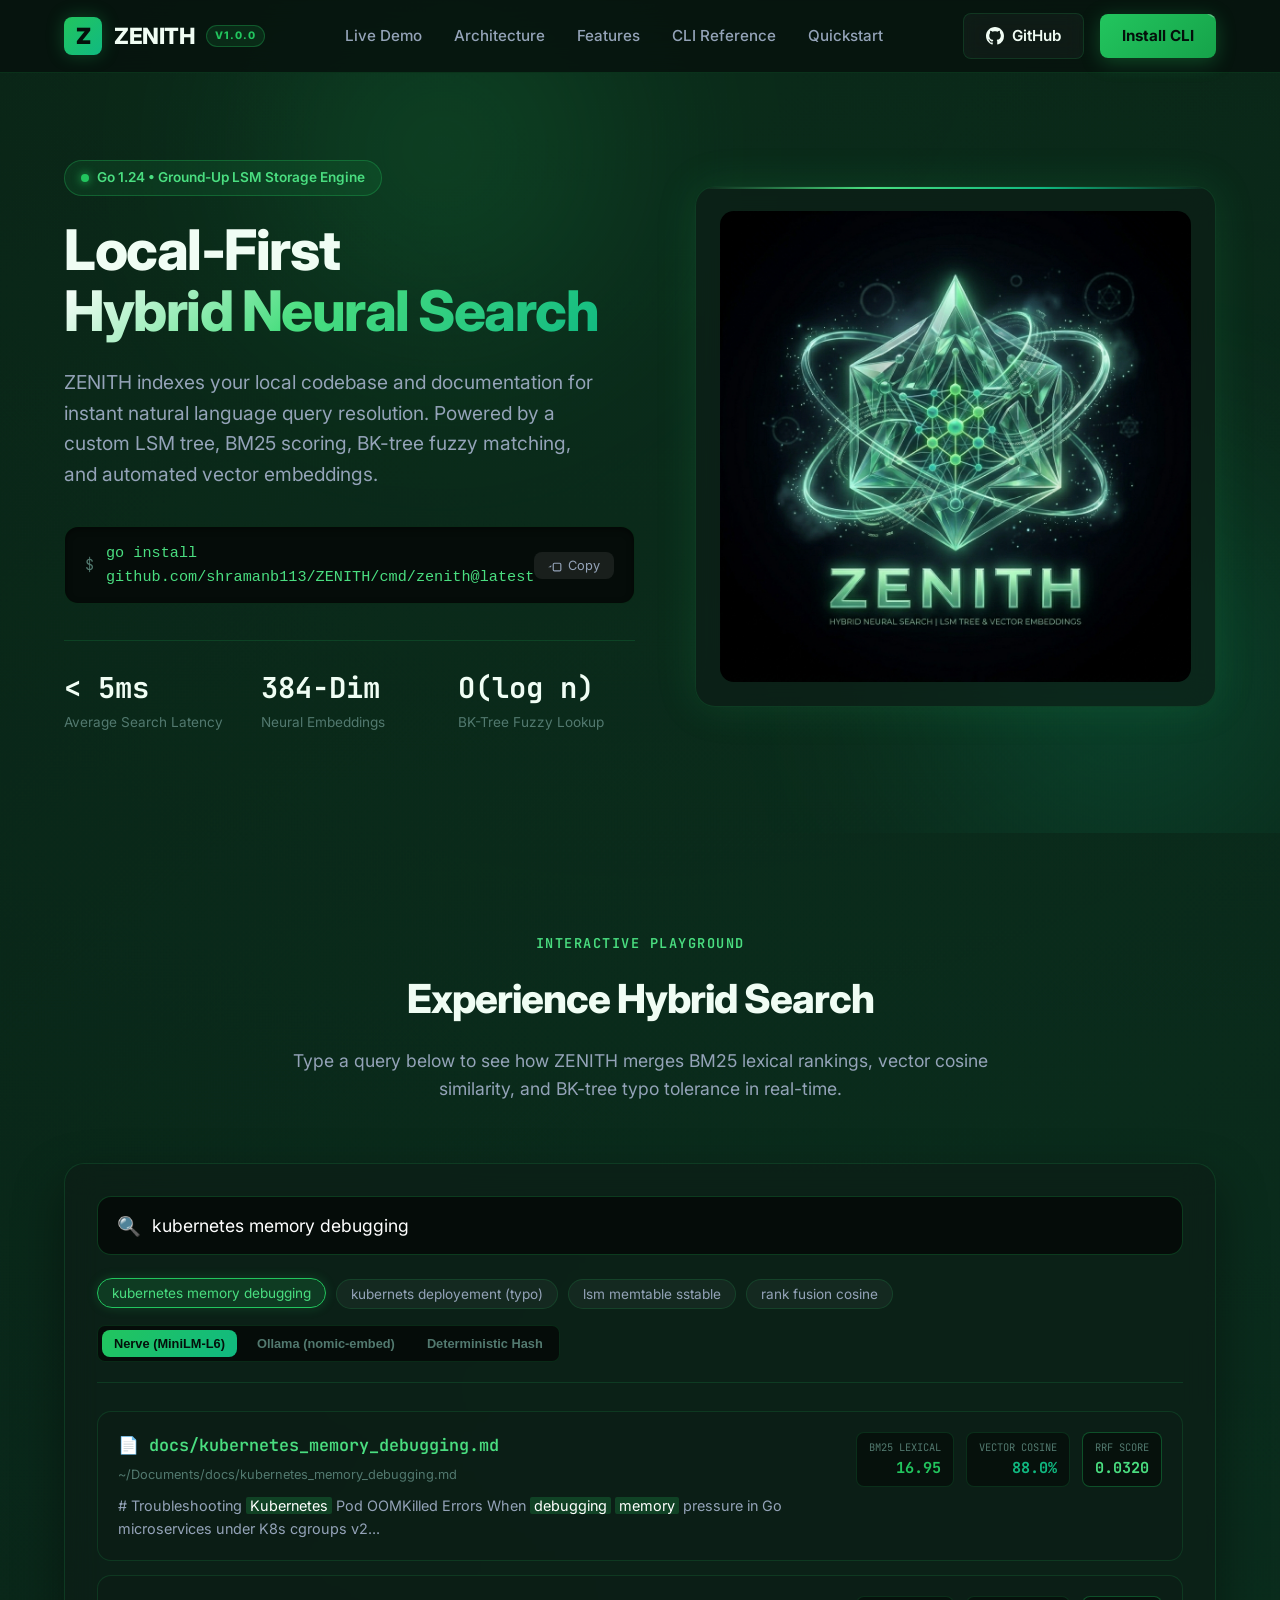
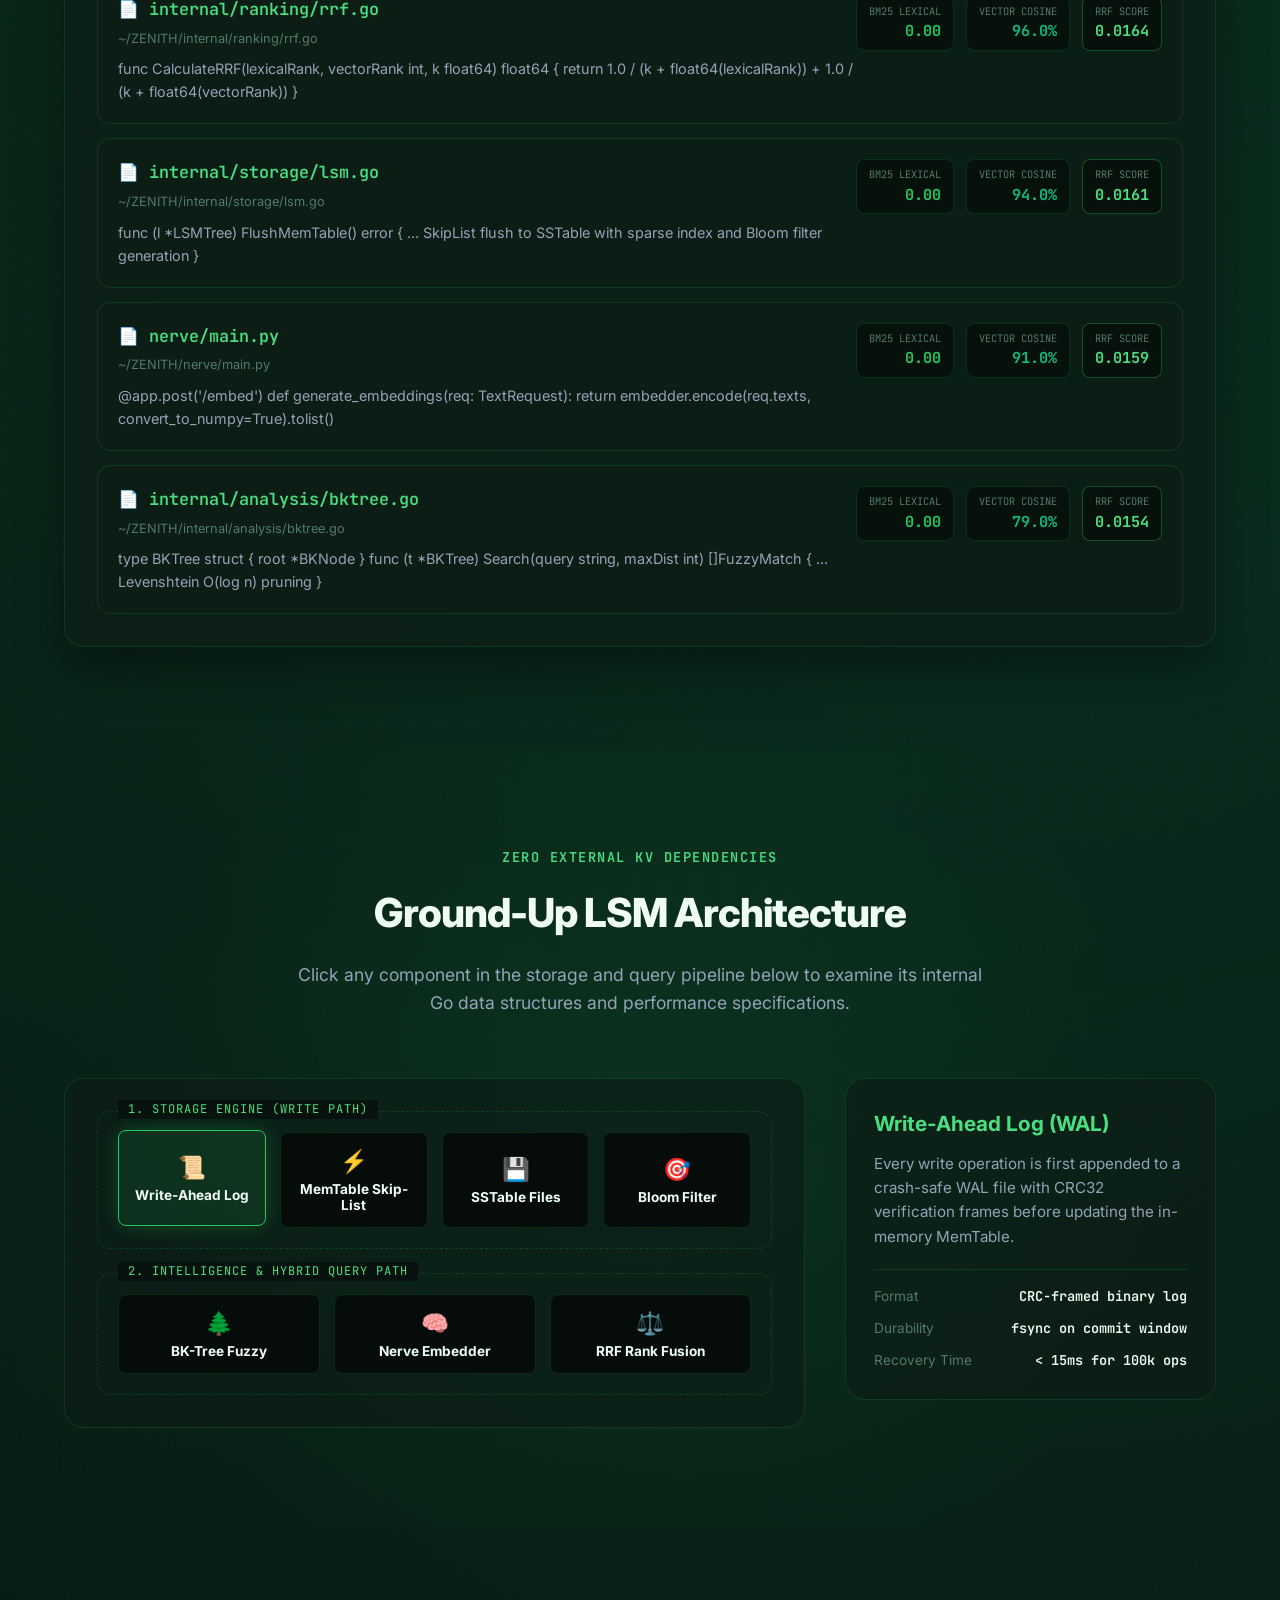
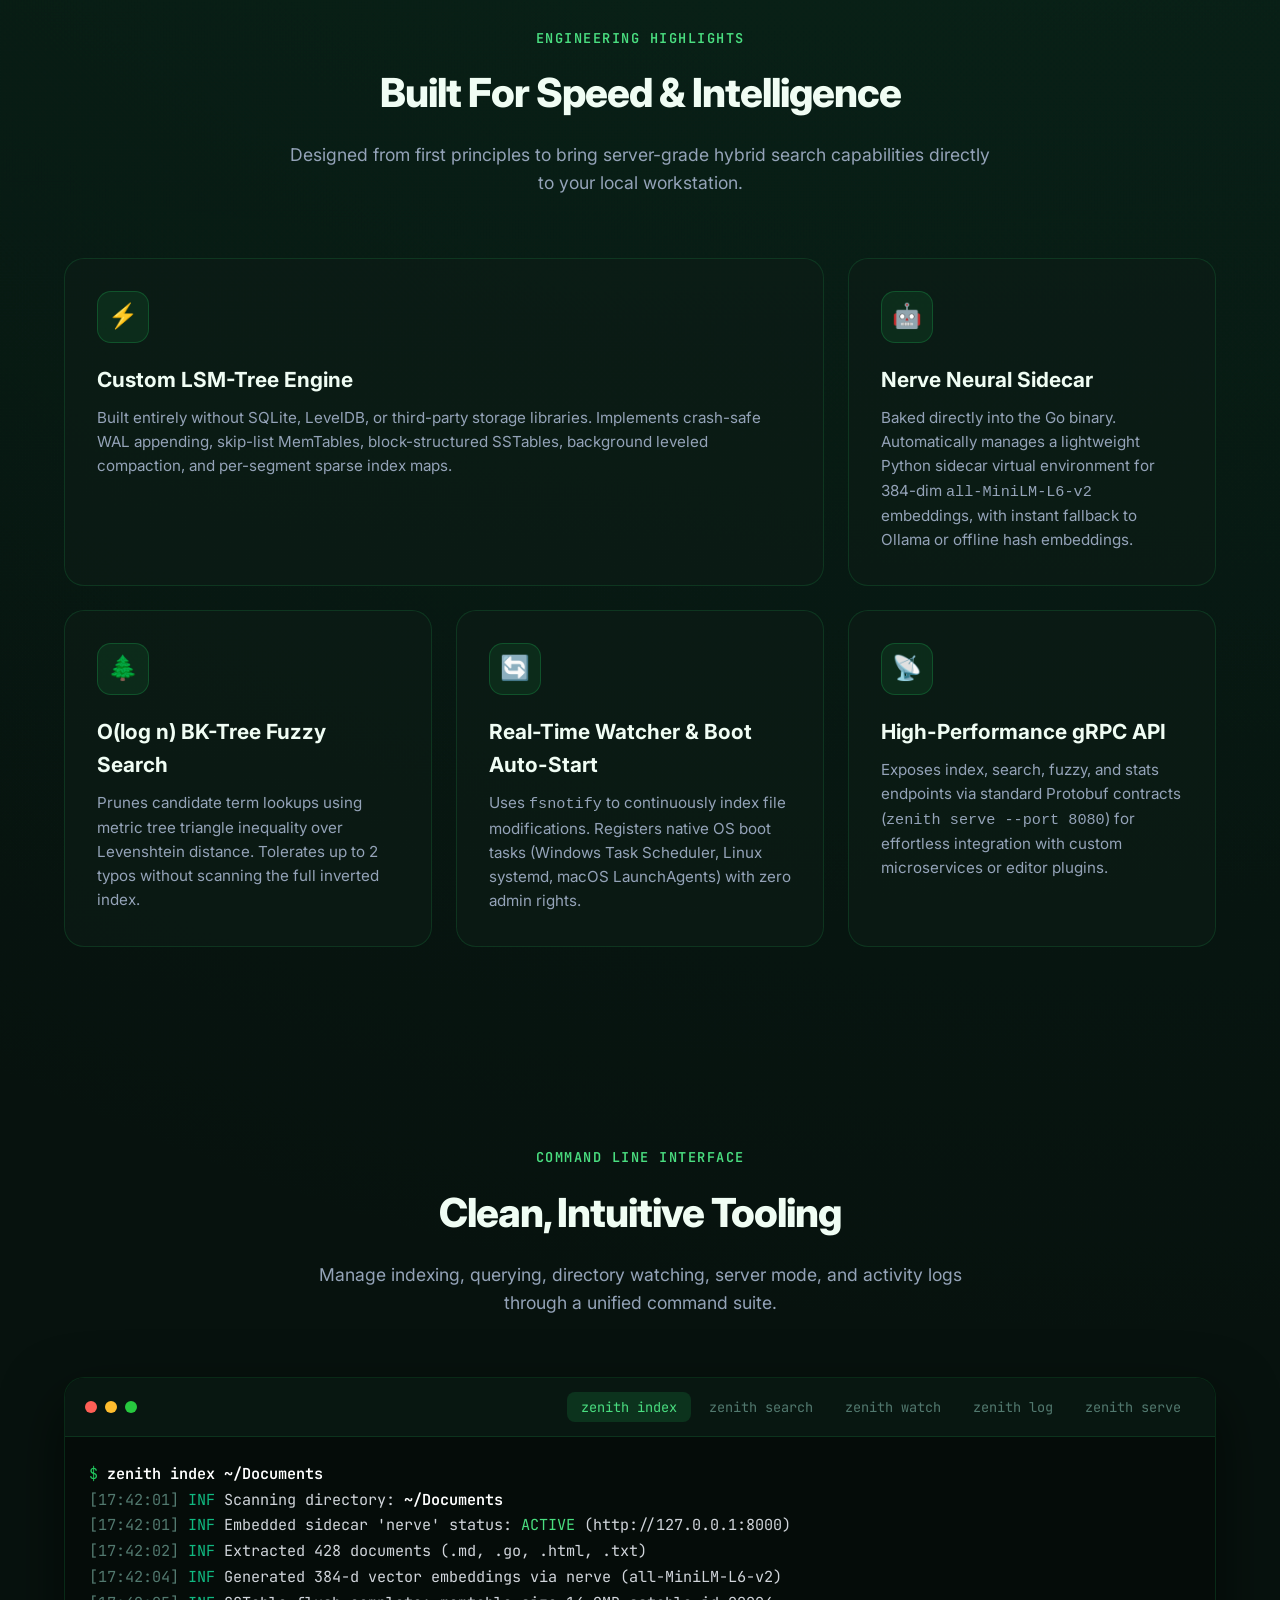
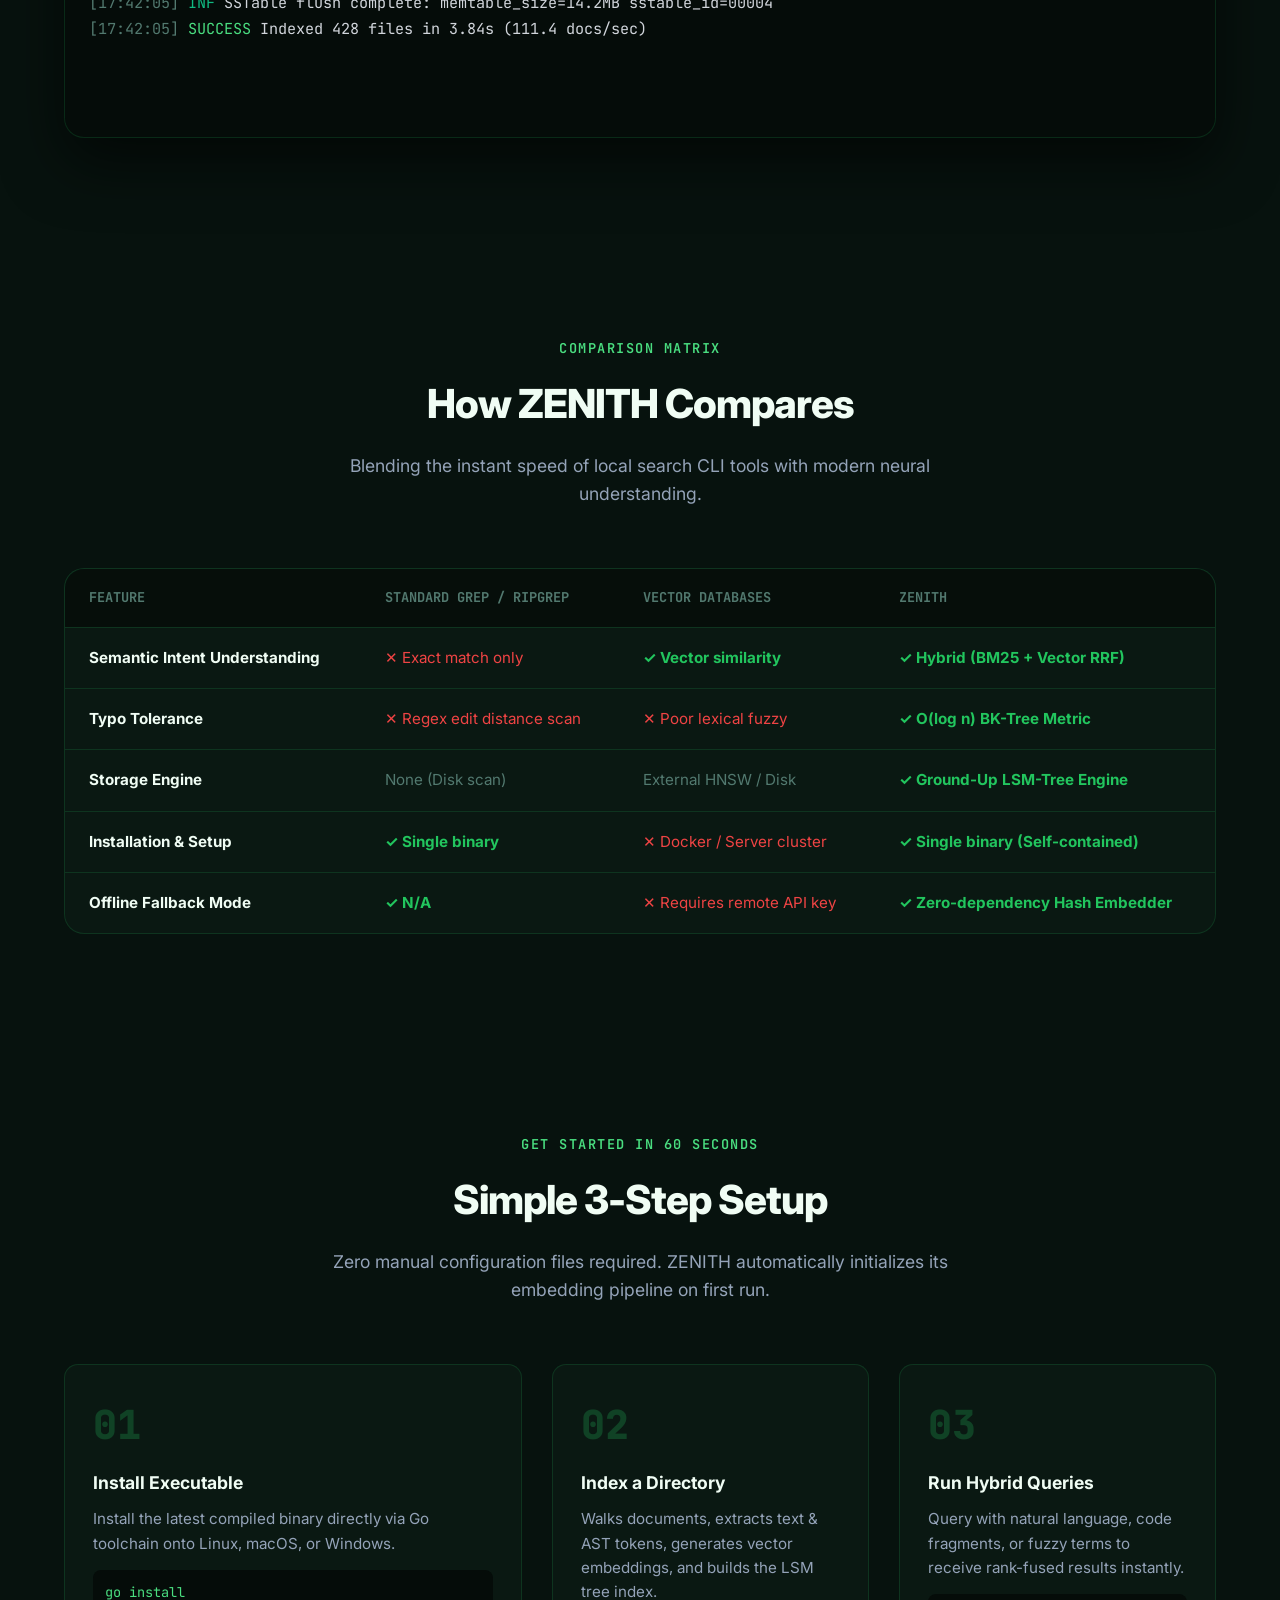
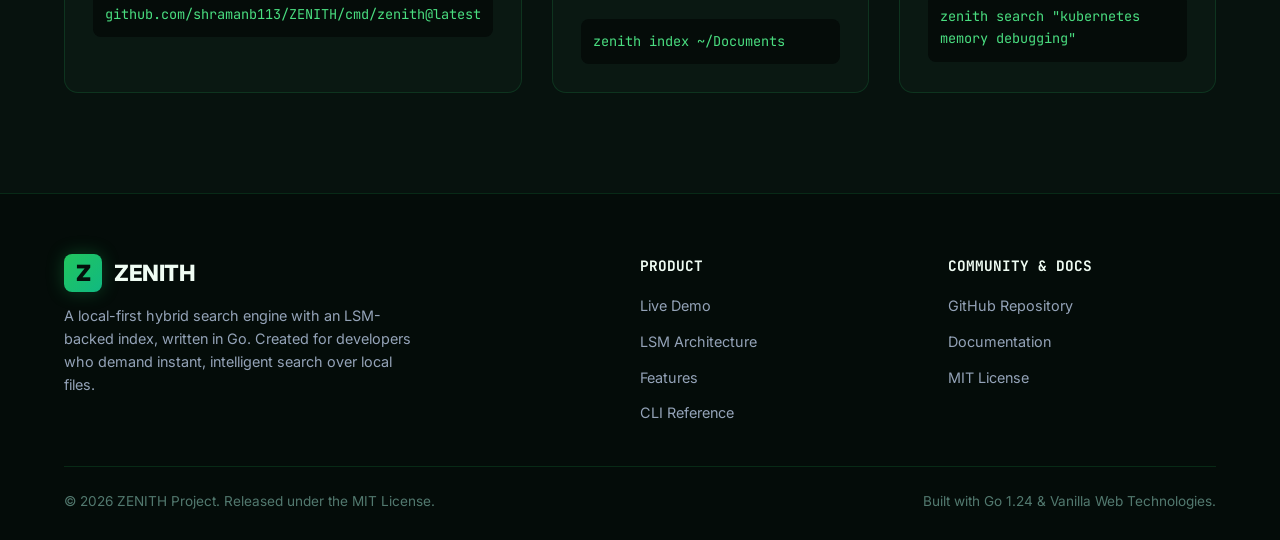
<file: index.html>
<!DOCTYPE html>
<html lang="en">
<head>
  <meta charset="UTF-8">
  <meta name="viewport" content="width=device-width, initial-scale=1.0">
  <title>ZENITH — Local-First Hybrid Neural Search Engine in Go</title>
  <meta name="description" content="A local-first hybrid search engine with an LSM-backed index, written in Go. Combines BM25 lexical search, BK-tree fuzzy matching, and neural vector embeddings.">
  <meta property="og:title" content="ZENITH — Local-First Hybrid Neural Search Engine">
  <meta property="og:description" content="Fast, private local directory indexing and hybrid semantic search powered by Go, LSM trees, and neural sidecar embeddings.">
  <link rel="preconnect" href="https://fonts.googleapis.com">
  <link rel="preconnect" href="https://fonts.gstatic.com" crossorigin>
  <link href="https://fonts.googleapis.com/css2?family=Inter:wght@300;400;500;600;700;800&family=JetBrains+Mono:wght@400;500;600;700&display=swap" rel="stylesheet">
  <link rel="stylesheet" href="styles.css">
</head>
<body>

  <!-- Navigation Bar -->
  <nav class="navbar">
    <div class="container nav-container">
      <a href="#" class="logo-brand">
        <div class="logo-icon">Z</div>
        <span>ZENITH</span>
        <span class="logo-badge">v1.0.0</span>
      </a>

      <button class="nav-toggle" id="nav-toggle" aria-label="Toggle Navigation Menu" aria-expanded="false">
        <span class="hamburger-bar"></span>
        <span class="hamburger-bar"></span>
        <span class="hamburger-bar"></span>
      </button>

      <ul class="nav-links">
        <li><a href="#demo" class="nav-link">Live Demo</a></li>
        <li><a href="#architecture" class="nav-link">Architecture</a></li>
        <li><a href="#features" class="nav-link">Features</a></li>
        <li><a href="#cli" class="nav-link">CLI Reference</a></li>
        <li><a href="#quickstart" class="nav-link">Quickstart</a></li>
      </ul>

      <div class="nav-actions">
        <a href="https://github.com/shramanb113/ZENITH" target="_blank" rel="noopener" class="btn btn-secondary">
          <svg width="18" height="18" viewBox="0 0 24 24" fill="currentColor"><path d="M12 0C5.37 0 0 5.37 0 12c0 5.31 3.435 9.795 8.205 11.385.6.105.825-.255.825-.57 0-.285-.015-1.23-.015-2.235-3.015.555-3.795-.735-4.035-1.41-.135-.345-.72-1.41-1.23-1.695-.42-.225-1.02-.78-.015-.795.945-.015 1.62.87 1.845 1.23 1.08 1.815 2.805 1.305 3.495.99.105-.78.42-1.305.765-1.605-2.67-.3-5.46-1.335-5.46-5.925 0-1.305.465-2.385 1.23-3.225-.12-.3-.54-1.53.12-3.18 0 0 1.005-.315 3.3 1.23.96-.27 1.98-.405 3-.405s2.04.135 3 .405c2.295-1.56 3.3-1.23 3.3-1.23.66 1.65.24 2.88.12 3.18.765.84 1.23 1.905 1.23 3.225 0 4.605-2.805 5.625-5.475 5.925.435.375.81 1.095.81 2.22 0 1.605-.015 2.895-.015 3.3 0 .315.225.69.825.57A12.02 12.02 0 0024 12c0-6.63-5.37-12-12-12z"/></svg>
          GitHub
        </a>
        <a href="#quickstart" class="btn btn-primary">Install CLI</a>
      </div>
    </div>
  </nav>

  <!-- Hero Section -->
  <section class="hero">
    <div class="bg-orb orb-1"></div>
    <div class="bg-orb orb-2"></div>
    <div class="container hero-grid">
      <div class="hero-content">
        <div class="eyebrow">
          <span class="eyebrow-dot"></span>
          Go 1.24 • Ground-Up LSM Storage Engine
        </div>

        <h1 class="hero-title">
          Local-First <br>
          <span class="gradient-text">Hybrid Neural Search</span>
        </h1>

        <p class="hero-subtitle">
          ZENITH indexes your local codebase and documentation for instant natural language query resolution. Powered by a custom LSM tree, BM25 scoring, BK-tree fuzzy matching, and automated vector embeddings.
        </p>

        <!-- Command Widget -->
        <div class="install-widget">
          <div class="install-cmd">
            <span class="cmd-prefix">$</span>
            <code>go install github.com/shramanb113/ZENITH/cmd/zenith@latest</code>
          </div>
          <button class="copy-btn" id="copy-cmd-btn" title="Copy command">
            <svg width="14" height="14" viewBox="0 0 24 24" fill="none" stroke="currentColor" stroke-width="2"><rect x="9" y="9" width="13" height="13" rx="2" ry="2"></rect><path d="M5 15H4a2 2 2 0 0 1-2-2V4a2 2 2 0 0 1 2-2h9a2 2 2 0 0 1 2 2v1"></path></svg>
            Copy
          </button>
        </div>

        <div class="hero-stats">
          <div class="stat-item">
            <h4>&lt; 5ms</h4>
            <p>Average Search Latency</p>
          </div>
          <div class="stat-item">
            <h4>384-Dim</h4>
            <p>Neural Embeddings</p>
          </div>
          <div class="stat-item">
            <h4>O(log n)</h4>
            <p>BK-Tree Fuzzy Lookup</p>
          </div>
        </div>
      </div>

      <!-- Hero Visual -->
      <div class="hero-visual">
        <div class="hero-card">
          <img src="hero_icon.png" alt="ZENITH Neural Search Core" class="hero-img" width="1024" height="1024">
        </div>
      </div>
    </div>
  </section>

  <!-- Interactive Live Search Simulator Section -->
  <section id="demo" class="simulator-section">
    <div class="container">
      <div class="section-header">
        <span class="section-tag">Interactive Playground</span>
        <h2 class="section-title">Experience Hybrid Search</h2>
        <p class="section-desc">Type a query below to see how ZENITH merges BM25 lexical rankings, vector cosine similarity, and BK-tree typo tolerance in real-time.</p>
      </div>

      <div class="simulator-box">
        <div class="search-input-wrapper">
          <span class="search-icon">🔍</span>
          <input type="text" id="sim-input" class="sim-input" placeholder="Try searching: kubernetes memory debugging..." value="kubernetes memory debugging">
        </div>

        <div class="sim-controls">
          <div class="preset-queries">
            <button type="button" class="chip active" data-query="kubernetes memory debugging">kubernetes memory debugging</button>
            <button type="button" class="chip" data-query="kubernets deployement">kubernets deployement (typo)</button>
            <button type="button" class="chip" data-query="lsm memtable sstable bloom">lsm memtable sstable</button>
            <button type="button" class="chip" data-query="rank fusion cosine scoring">rank fusion cosine</button>
          </div>

          <div class="mode-selector">
            <button class="mode-btn active" data-mode="nerve">Nerve (MiniLM-L6)</button>
            <button class="mode-btn" data-mode="ollama">Ollama (nomic-embed)</button>
            <button class="mode-btn" data-mode="deterministic">Deterministic Hash</button>
          </div>
        </div>

        <!-- Live Results Container -->
        <div id="sim-results" class="sim-results-grid">
          <!-- Dynamic JS Injection -->
        </div>
      </div>
    </div>
  </section>

  <!-- Storage Engine & Search Architecture Visualizer -->
  <section id="architecture" class="arch-section">
    <div class="container">
      <div class="section-header">
        <span class="section-tag">Zero External KV Dependencies</span>
        <h2 class="section-title">Ground-Up LSM Architecture</h2>
        <p class="section-desc">Click any component in the storage and query pipeline below to examine its internal Go data structures and performance specifications.</p>
      </div>

      <div class="arch-visualizer">
        <!-- Interactive Flowchart -->
        <div class="flowchart">
          <!-- Write Pipeline -->
          <div class="pipeline-group">
            <span class="pipeline-title">1. Storage Engine (Write Path)</span>
            <div class="nodes-row">
              <button type="button" class="arch-node active" data-node="wal">
                <div class="node-icon">📜</div>
                <div class="node-title">Write-Ahead Log</div>
              </button>
              <button type="button" class="arch-node" data-node="memtable">
                <div class="node-icon">⚡</div>
                <div class="node-title">MemTable Skip-List</div>
              </button>
              <button type="button" class="arch-node" data-node="sstable">
                <div class="node-icon">💾</div>
                <div class="node-title">SSTable Files</div>
              </button>
              <button type="button" class="arch-node" data-node="bloom">
                <div class="node-icon">🎯</div>
                <div class="node-title">Bloom Filter</div>
              </button>
            </div>
          </div>

          <!-- Query Pipeline -->
          <div class="pipeline-group">
            <span class="pipeline-title">2. Intelligence & Hybrid Query Path</span>
            <div class="nodes-row">
              <button type="button" class="arch-node" data-node="bktree">
                <div class="node-icon">🌲</div>
                <div class="node-title">BK-Tree Fuzzy</div>
              </button>
              <button type="button" class="arch-node" data-node="nerve">
                <div class="node-icon">🧠</div>
                <div class="node-title">Nerve Embedder</div>
              </button>
              <button type="button" class="arch-node" data-node="rrf">
                <div class="node-icon">⚖️</div>
                <div class="node-title">RRF Rank Fusion</div>
              </button>
            </div>
          </div>
        </div>

        <!-- Detail Card -->
        <div class="arch-detail-card">
          <h3 class="detail-title" id="arch-detail-title">Write-Ahead Log (WAL)</h3>
          <p class="detail-desc" id="arch-detail-desc">Every write operation is first appended to a crash-safe WAL file with CRC32 verification frames before updating the in-memory MemTable.</p>
          <div class="detail-specs" id="arch-detail-specs">
            <!-- Dynamic JS Injection -->
          </div>
        </div>
      </div>
    </div>
  </section>

  <!-- Features Grid -->
  <section id="features" class="features-section">
    <div class="container">
      <div class="section-header">
        <span class="section-tag">Engineering Highlights</span>
        <h2 class="section-title">Built For Speed & Intelligence</h2>
        <p class="section-desc">Designed from first principles to bring server-grade hybrid search capabilities directly to your local workstation.</p>
      </div>

      <div class="bento-grid">
        <div class="bento-card span-2">
          <div>
            <div class="card-icon">⚡</div>
            <h3 class="card-title">Custom LSM-Tree Engine</h3>
            <p class="card-text">Built entirely without SQLite, LevelDB, or third-party storage libraries. Implements crash-safe WAL appending, skip-list MemTables, block-structured SSTables, background leveled compaction, and per-segment sparse index maps.</p>
          </div>
        </div>

        <div class="bento-card">
          <div>
            <div class="card-icon">🤖</div>
            <h3 class="card-title">Nerve Neural Sidecar</h3>
            <p class="card-text">Baked directly into the Go binary. Automatically manages a lightweight Python sidecar virtual environment for 384-dim <code>all-MiniLM-L6-v2</code> embeddings, with instant fallback to Ollama or offline hash embeddings.</p>
          </div>
        </div>

        <div class="bento-card">
          <div>
            <div class="card-icon">🌲</div>
            <h3 class="card-title">O(log n) BK-Tree Fuzzy Search</h3>
            <p class="card-text">Prunes candidate term lookups using metric tree triangle inequality over Levenshtein distance. Tolerates up to 2 typos without scanning the full inverted index.</p>
          </div>
        </div>

        <div class="bento-card">
          <div>
            <div class="card-icon">🔄</div>
            <h3 class="card-title">Real-Time Watcher & Boot Auto-Start</h3>
            <p class="card-text">Uses <code>fsnotify</code> to continuously index file modifications. Registers native OS boot tasks (Windows Task Scheduler, Linux systemd, macOS LaunchAgents) with zero admin rights.</p>
          </div>
        </div>

        <div class="bento-card">
          <div>
            <div class="card-icon">📡</div>
            <h3 class="card-title">High-Performance gRPC API</h3>
            <p class="card-text">Exposes index, search, fuzzy, and stats endpoints via standard Protobuf contracts (<code>zenith serve --port 8080</code>) for effortless integration with custom microservices or editor plugins.</p>
          </div>
        </div>
      </div>
    </div>
  </section>

  <!-- Interactive Terminal CLI Reference Section -->
  <section id="cli" class="cli-section">
    <div class="container">
      <div class="section-header">
        <span class="section-tag">Command Line Interface</span>
        <h2 class="section-title">Clean, Intuitive Tooling</h2>
        <p class="section-desc">Manage indexing, querying, directory watching, server mode, and activity logs through a unified command suite.</p>
      </div>

      <div class="terminal-window">
        <div class="terminal-header">
          <div class="window-dots">
            <span class="dot dot-red"></span>
            <span class="dot dot-yellow"></span>
            <span class="dot dot-green"></span>
          </div>

          <div class="cli-tabs" role="tablist" aria-label="CLI commands">
            <button type="button" class="cli-tab active" role="tab" aria-selected="true" aria-controls="terminal-body" data-cmd="index">zenith index</button>
            <button type="button" class="cli-tab" role="tab" aria-selected="false" aria-controls="terminal-body" data-cmd="search">zenith search</button>
            <button type="button" class="cli-tab" role="tab" aria-selected="false" aria-controls="terminal-body" data-cmd="watch">zenith watch</button>
            <button type="button" class="cli-tab" role="tab" aria-selected="false" aria-controls="terminal-body" data-cmd="log">zenith log</button>
            <button type="button" class="cli-tab" role="tab" aria-selected="false" aria-controls="terminal-body" data-cmd="serve">zenith serve</button>
          </div>
        </div>

        <div class="terminal-body" id="terminal-body" role="tabpanel" aria-live="polite"></div>
      </div>
    </div>
  </section>

  <!-- Technical Comparison Matrix -->
  <section class="comparison-section">
    <div class="container">
      <div class="section-header">
        <span class="section-tag">Comparison Matrix</span>
        <h2 class="section-title">How ZENITH Compares</h2>
        <p class="section-desc">Blending the instant speed of local search CLI tools with modern neural understanding.</p>
      </div>

      <div class="table-wrapper">
        <table>
          <thead>
            <tr>
              <th>Feature</th>
              <th>Standard Grep / Ripgrep</th>
              <th>Vector Databases</th>
              <th>ZENITH</th>
            </tr>
          </thead>
          <tbody>
            <tr>
              <td><strong>Semantic Intent Understanding</strong></td>
              <td class="cross">✕ Exact match only</td>
              <td class="check">✓ Vector similarity</td>
              <td class="check">✓ Hybrid (BM25 + Vector RRF)</td>
            </tr>
            <tr>
              <td><strong>Typo Tolerance</strong></td>
              <td class="cross">✕ Regex edit distance scan</td>
              <td class="cross">✕ Poor lexical fuzzy</td>
              <td class="check">✓ O(log n) BK-Tree Metric</td>
            </tr>
            <tr>
              <td><strong>Storage Engine</strong></td>
              <td class="t-dim">None (Disk scan)</td>
              <td class="t-dim">External HNSW / Disk</td>
              <td class="check">✓ Ground-Up LSM-Tree Engine</td>
            </tr>
            <tr>
              <td><strong>Installation & Setup</strong></td>
              <td class="check">✓ Single binary</td>
              <td class="cross">✕ Docker / Server cluster</td>
              <td class="check">✓ Single binary (Self-contained)</td>
            </tr>
            <tr>
              <td><strong>Offline Fallback Mode</strong></td>
              <td class="check">✓ N/A</td>
              <td class="cross">✕ Requires remote API key</td>
              <td class="check">✓ Zero-dependency Hash Embedder</td>
            </tr>
          </tbody>
        </table>
      </div>
    </div>
  </section>

  <!-- Quickstart Section -->
  <section id="quickstart" class="quickstart-section">
    <div class="container">
      <div class="section-header">
        <span class="section-tag">Get Started in 60 Seconds</span>
        <h2 class="section-title">Simple 3-Step Setup</h2>
        <p class="section-desc">Zero manual configuration files required. ZENITH automatically initializes its embedding pipeline on first run.</p>
      </div>

      <div class="quickstart-steps">
        <div class="step-card">
          <div class="step-number">01</div>
          <h3 class="step-title">Install Executable</h3>
          <p class="card-text">Install the latest compiled binary directly via Go toolchain onto Linux, macOS, or Windows.</p>
          <div class="step-code">go install github.com/shramanb113/ZENITH/cmd/zenith@latest</div>
        </div>

        <div class="step-card">
          <div class="step-number">02</div>
          <h3 class="step-title">Index a Directory</h3>
          <p class="card-text">Walks documents, extracts text & AST tokens, generates vector embeddings, and builds the LSM tree index.</p>
          <div class="step-code">zenith index ~/Documents</div>
        </div>

        <div class="step-card">
          <div class="step-number">03</div>
          <h3 class="step-title">Run Hybrid Queries</h3>
          <p class="card-text">Query with natural language, code fragments, or fuzzy terms to receive rank-fused results instantly.</p>
          <div class="step-code">zenith search "kubernetes memory debugging"</div>
        </div>
      </div>
    </div>
  </section>

  <!-- Footer -->
  <footer>
    <div class="container">
      <div class="footer-grid">
        <div class="footer-brand">
          <a href="#" class="logo-brand">
            <div class="logo-icon">Z</div>
            <span>ZENITH</span>
          </a>
          <p>A local-first hybrid search engine with an LSM-backed index, written in Go. Created for developers who demand instant, intelligent search over local files.</p>
        </div>

        <div class="footer-col">
          <h5>Product</h5>
          <ul>
            <li><a href="#demo">Live Demo</a></li>
            <li><a href="#architecture">LSM Architecture</a></li>
            <li><a href="#features">Features</a></li>
            <li><a href="#cli">CLI Reference</a></li>
          </ul>
        </div>

        <div class="footer-col">
          <h5>Community & Docs</h5>
          <ul>
            <li><a href="https://github.com/shramanb113/ZENITH" target="_blank" rel="noopener">GitHub Repository</a></li>
            <li><a href="https://github.com/shramanb113/ZENITH/blob/main/README.md" target="_blank" rel="noopener">Documentation</a></li>
            <li><a href="https://github.com/shramanb113/ZENITH/blob/main/LICENSE" target="_blank" rel="noopener">MIT License</a></li>
          </ul>
        </div>
      </div>

      <div class="footer-bottom">
        <p>© 2026 ZENITH Project. Released under the MIT License.</p>
        <p>Built with Go 1.24 & Vanilla Web Technologies.</p>
      </div>
    </div>
  </footer>

  <script src="app.js"></script>
</body>
</html>
</file>
<file: styles.css>
/* ZENITH Landing Page Design System — Soothing Jade Emerald & Rich Animations */

:root {
  --bg-dark: #07120e;
  --bg-card: rgba(13, 29, 22, 0.65);
  --bg-card-hover: rgba(18, 40, 30, 0.85);
  --bg-elevated: #0f2219;
  --bg-terminal: #050c09;

  --border-subtle: rgba(34, 197, 94, 0.16);
  --border-glow: rgba(34, 197, 94, 0.35);

  --accent-cyan: #22c55e;
  --accent-cyan-glow: rgba(34, 197, 94, 0.28);
  --accent-purple: #10b981;
  --accent-purple-glow: rgba(16, 185, 129, 0.22);
  --accent-emerald: #4ade80;
  --accent-emerald-glow: rgba(74, 222, 128, 0.22);
  --accent-amber: #f59e0b;

  --text-main: #f0fdf4;
  --text-muted: #94a3b8;
  --text-dim: #52796f;

  --font-sans: 'Inter', -apple-system, BlinkMacSystemFont, sans-serif;
  --font-mono: 'JetBrains Mono', monospace;

  --radius-sm: 8px;
  --radius-md: 14px;
  --radius-lg: 20px;
  --radius-full: 9999px;

  --shadow-glow: 0 0 40px rgba(34, 197, 94, 0.15);
  --transition: all 0.3s cubic-bezier(0.16, 1, 0.3, 1);
}

* {
  box-sizing: border-box;
  margin: 0;
  padding: 0;
}

html {
  scroll-behavior: smooth;
  font-family: var(--font-sans);
  background-color: var(--bg-dark);
  color: var(--text-main);
  overflow-x: hidden;
}

body {
  line-height: 1.6;
  background: radial-gradient(circle at 50% 0%, rgba(34, 197, 94, 0.12) 0%, transparent 60%),
              radial-gradient(circle at 85% 30%, rgba(16, 185, 129, 0.1) 0%, transparent 50%),
              var(--bg-dark);
  min-height: 100vh;
  position: relative;
}

/* Background Ambient Orbs */
.bg-orb {
  position: absolute;
  border-radius: 50%;
  filter: blur(100px);
  pointer-events: none;
  z-index: 0;
  opacity: 0.25;
}

.orb-1 {
  width: 500px;
  height: 500px;
  background: radial-gradient(circle, #22c55e 0%, transparent 70%);
  top: -100px;
  left: 15%;
  animation: floatOrb 14s ease-in-out infinite alternate;
}

.orb-2 {
  width: 550px;
  height: 550px;
  background: radial-gradient(circle, #10b981 0%, transparent 70%);
  top: 400px;
  right: -120px;
  animation: floatOrb 18s ease-in-out infinite alternate-reverse;
}

@keyframes floatOrb {
  0% { transform: translate(0, 0) scale(1); }
  50% { transform: translate(40px, 50px) scale(1.12); }
  100% { transform: translate(-30px, 25px) scale(0.92); }
}

/* Scrollbar */
::-webkit-scrollbar {
  width: 8px;
}
::-webkit-scrollbar-track {
  background: var(--bg-dark);
}
::-webkit-scrollbar-thumb {
  background: rgba(34, 197, 94, 0.25);
  border-radius: 4px;
}
::-webkit-scrollbar-thumb:hover {
  background: var(--accent-cyan);
}

/* Layout Container */
.container {
  max-width: 1200px;
  margin: 0 auto;
  padding: 0 24px;
  position: relative;
  z-index: 1;
}

/* Navbar */
.navbar {
  position: fixed;
  top: 0;
  left: 0;
  right: 0;
  z-index: 1000;
  backdrop-filter: blur(20px);
  background: rgba(7, 18, 14, 0.85);
  border-bottom: 1px solid var(--border-subtle);
  transition: var(--transition);
}

.nav-container {
  display: flex;
  align-items: center;
  justify-content: space-between;
  height: 72px;
}

.logo-brand {
  display: flex;
  align-items: center;
  gap: 12px;
  text-decoration: none;
  color: var(--text-main);
  font-weight: 800;
  font-size: 1.4rem;
  letter-spacing: -0.5px;
}

.logo-icon {
  width: 38px;
  height: 38px;
  background: linear-gradient(135deg, var(--accent-cyan), var(--accent-purple));
  border-radius: var(--radius-sm);
  display: flex;
  align-items: center;
  justify-content: center;
  font-weight: 900;
  color: #04100b;
  box-shadow: 0 0 18px var(--accent-cyan-glow);
  transition: var(--transition);
}

.logo-brand:hover .logo-icon {
  transform: rotate(6deg) scale(1.05);
  box-shadow: 0 0 25px rgba(34, 197, 94, 0.5);
}

.logo-badge {
  font-size: 0.65rem;
  padding: 2px 8px;
  background: rgba(34, 197, 94, 0.12);
  color: var(--accent-cyan);
  border: 1px solid rgba(34, 197, 94, 0.3);
  border-radius: var(--radius-full);
  text-transform: uppercase;
  letter-spacing: 1px;
}

.nav-links {
  display: flex;
  gap: 32px;
  list-style: none;
}

.nav-link {
  color: var(--text-muted);
  text-decoration: none;
  font-size: 0.95rem;
  font-weight: 500;
  transition: var(--transition);
  position: relative;
}

.nav-link::after {
  content: '';
  position: absolute;
  bottom: -4px;
  left: 0;
  width: 0%;
  height: 2px;
  background: var(--accent-cyan);
  border-radius: 2px;
  transition: width 0.3s ease;
}

.nav-link:hover {
  color: var(--accent-cyan);
}

.nav-link:hover::after {
  width: 100%;
}

.nav-actions {
  display: flex;
  gap: 16px;
  align-items: center;
}

/* Buttons */
.btn {
  display: inline-flex;
  align-items: center;
  gap: 8px;
  padding: 10px 22px;
  border-radius: var(--radius-sm);
  font-size: 0.95rem;
  font-weight: 600;
  text-decoration: none;
  cursor: pointer;
  transition: var(--transition);
  border: none;
  position: relative;
  overflow: hidden;
}

.btn-primary {
  background: linear-gradient(135deg, #22c55e 0%, #16a34a 100%);
  color: #04100b;
  font-weight: 700;
  box-shadow: 0 4px 20px rgba(34, 197, 94, 0.3);
}

.btn-primary::after {
  content: '';
  position: absolute;
  top: -50%;
  left: -50%;
  width: 200%;
  height: 200%;
  background: linear-gradient(
    60deg,
    transparent 30%,
    rgba(255, 255, 255, 0.35) 50%,
    transparent 70%
  );
  transform: rotate(30deg) translateY(-100%);
  transition: transform 0.6s ease;
}

.btn-primary:hover::after {
  transform: rotate(30deg) translateY(100%);
}

.btn-primary:hover {
  transform: translateY(-2px);
  box-shadow: 0 8px 30px rgba(34, 197, 94, 0.45);
}

.btn-secondary {
  background: rgba(255, 255, 255, 0.04);
  color: var(--text-main);
  border: 1px solid var(--border-subtle);
  backdrop-filter: blur(10px);
}

.btn-secondary:hover {
  background: rgba(34, 197, 94, 0.1);
  border-color: rgba(34, 197, 94, 0.4);
  transform: translateY(-2px);
}

/* Hero Section */
.hero {
  padding: 160px 0 100px;
  position: relative;
  overflow: hidden;
}

.hero-grid {
  display: grid;
  grid-template-columns: 1fr 1fr;
  gap: 60px;
  align-items: center;
}

.eyebrow {
  display: inline-flex;
  align-items: center;
  gap: 8px;
  padding: 6px 16px;
  background: rgba(34, 197, 94, 0.1);
  border: 1px solid rgba(34, 197, 94, 0.3);
  border-radius: var(--radius-full);
  color: #4ade80;
  font-size: 0.85rem;
  font-weight: 600;
  margin-bottom: 24px;
}

.eyebrow-dot {
  width: 8px;
  height: 8px;
  background: var(--accent-cyan);
  border-radius: 50%;
  box-shadow: 0 0 10px var(--accent-cyan);
  animation: pulse 2s infinite;
}

@keyframes pulse {
  0% { opacity: 1; transform: scale(1); }
  50% { opacity: 0.4; transform: scale(1.3); }
  100% { opacity: 1; transform: scale(1); }
}

.hero-title {
  font-size: 3.5rem;
  font-weight: 800;
  line-height: 1.1;
  letter-spacing: -1.5px;
  margin-bottom: 24px;
}

.gradient-text {
  background: linear-gradient(135deg, #ffffff 0%, #4ade80 45%, #10b981 100%);
  -webkit-background-clip: text;
  background-clip: text;
  -webkit-text-fill-color: transparent;
}

.hero-subtitle {
  font-size: 1.2rem;
  color: var(--text-muted);
  margin-bottom: 36px;
  font-weight: 400;
  max-width: 540px;
}

.install-widget {
  background: var(--bg-terminal);
  border: 1px solid var(--border-subtle);
  border-radius: var(--radius-md);
  padding: 14px 20px;
  display: flex;
  align-items: center;
  justify-content: space-between;
  font-family: var(--font-mono);
  font-size: 0.95rem;
  color: var(--accent-emerald);
  margin-bottom: 36px;
  box-shadow: inset 0 2px 6px rgba(0, 0, 0, 0.5);
  transition: var(--transition);
}

.install-widget:hover {
  border-color: rgba(34, 197, 94, 0.4);
  box-shadow: 0 0 15px rgba(34, 197, 94, 0.2);
}

.install-cmd {
  display: flex;
  align-items: center;
  gap: 12px;
}

.cmd-prefix {
  color: var(--text-dim);
  user-select: none;
}

.copy-btn {
  background: rgba(255, 255, 255, 0.08);
  border: none;
  color: var(--text-muted);
  padding: 6px 14px;
  border-radius: var(--radius-sm);
  cursor: pointer;
  transition: var(--transition);
  font-family: var(--font-sans);
  font-size: 0.8rem;
  display: flex;
  align-items: center;
  gap: 6px;
}

.copy-btn:hover {
  background: var(--accent-cyan);
  color: #04100b;
}

.hero-stats {
  display: grid;
  grid-template-columns: repeat(3, 1fr);
  gap: 20px;
  padding-top: 24px;
  border-top: 1px solid var(--border-subtle);
}

.stat-item h4 {
  font-size: 1.8rem;
  font-weight: 700;
  color: var(--text-main);
  font-family: var(--font-mono);
}

.stat-item p {
  font-size: 0.85rem;
  color: var(--text-dim);
}

.hero-visual {
  position: relative;
  display: flex;
  justify-content: center;
  align-items: center;
}

.hero-card {
  width: 100%;
  background: var(--bg-card);
  backdrop-filter: blur(16px);
  border: 1px solid var(--border-subtle);
  border-radius: var(--radius-lg);
  padding: 24px;
  box-shadow: var(--shadow-glow);
  position: relative;
  overflow: hidden;
  animation: floatHero 6s ease-in-out infinite;
}

@keyframes floatHero {
  0% { transform: translateY(0px); }
  50% { transform: translateY(-12px); }
  100% { transform: translateY(0px); }
}

.hero-card::before {
  content: '';
  position: absolute;
  top: 0;
  left: 0;
  right: 0;
  height: 2px;
  background: linear-gradient(90deg, transparent, var(--accent-emerald), var(--accent-purple), transparent);
}

.hero-img {
  width: 100%;
  height: auto;
  aspect-ratio: 1 / 1;
  border-radius: var(--radius-md);
  display: block;
}

/* Section Header */
.section-header {
  text-align: center;
  max-width: 700px;
  margin: 0 auto 60px;
}

.section-tag {
  color: var(--accent-emerald);
  font-family: var(--font-mono);
  font-size: 0.85rem;
  font-weight: 600;
  text-transform: uppercase;
  letter-spacing: 1.5px;
  margin-bottom: 12px;
  display: block;
}

.section-title {
  font-size: 2.5rem;
  font-weight: 800;
  letter-spacing: -1px;
  margin-bottom: 16px;
}

.section-desc {
  font-size: 1.1rem;
  color: var(--text-muted);
}

/* Interactive Search Simulator */
.simulator-section {
  padding: 100px 0;
  position: relative;
}

.simulator-box {
  background: var(--bg-card);
  border: 1px solid var(--border-subtle);
  border-radius: var(--radius-lg);
  padding: 32px;
  backdrop-filter: blur(16px);
  box-shadow: 0 20px 50px rgba(0, 0, 0, 0.4);
  transition: var(--transition);
}

.simulator-box:hover {
  border-color: rgba(34, 197, 94, 0.3);
  box-shadow: 0 25px 60px rgba(34, 197, 94, 0.12);
}

.search-input-wrapper {
  position: relative;
  margin-bottom: 24px;
}

.search-icon {
  position: absolute;
  left: 20px;
  top: 50%;
  transform: translateY(-50%);
  color: var(--accent-cyan);
  font-size: 1.2rem;
}

.sim-input {
  width: 100%;
  padding: 18px 20px 18px 54px;
  background: var(--bg-terminal);
  border: 1px solid rgba(34, 197, 94, 0.25);
  border-radius: var(--radius-md);
  color: #fff;
  font-family: var(--font-sans);
  font-size: 1.1rem;
  outline: none;
  transition: var(--transition);
}

.sim-input:focus {
  border-color: var(--accent-cyan);
  box-shadow: 0 0 20px var(--accent-cyan-glow);
}

.sim-controls {
  display: flex;
  flex-wrap: wrap;
  gap: 16px;
  align-items: center;
  justify-content: space-between;
  margin-bottom: 28px;
  padding-bottom: 20px;
  border-bottom: 1px solid var(--border-subtle);
}

.preset-queries {
  display: flex;
  gap: 10px;
  flex-wrap: wrap;
}

.chip {
  padding: 6px 14px;
  background: rgba(255, 255, 255, 0.04);
  border: 1px solid var(--border-subtle);
  border-radius: var(--radius-full);
  font-size: 0.85rem;
  color: var(--text-muted);
  cursor: pointer;
  transition: var(--transition);
  font-family: inherit;
  outline: none;
}

.chip:hover, .chip.active {
  background: rgba(34, 197, 94, 0.16);
  border-color: var(--accent-cyan);
  color: var(--accent-emerald);
  box-shadow: 0 0 12px rgba(34, 197, 94, 0.2);
  transform: translateY(-1px);
}

.mode-selector {
  display: flex;
  gap: 8px;
  background: var(--bg-terminal);
  padding: 4px;
  border-radius: var(--radius-sm);
  border: 1px solid var(--border-subtle);
}

.mode-btn {
  padding: 6px 12px;
  background: transparent;
  border: none;
  color: var(--text-dim);
  font-size: 0.8rem;
  font-weight: 600;
  border-radius: var(--radius-sm);
  cursor: pointer;
  transition: var(--transition);
}

.mode-btn.active {
  background: linear-gradient(135deg, var(--accent-cyan), var(--accent-purple));
  color: #04100b;
  font-weight: 700;
}

.sim-results-grid {
  display: flex;
  flex-direction: column;
  gap: 14px;
}

.result-card {
  background: rgba(13, 29, 22, 0.6);
  border: 1px solid var(--border-subtle);
  border-radius: var(--radius-md);
  padding: 20px;
  display: flex;
  justify-content: space-between;
  align-items: flex-start;
  transition: var(--transition);
  animation: slideUpFade 0.4s cubic-bezier(0.16, 1, 0.3, 1);
}

@keyframes slideUpFade {
  0% { opacity: 0; transform: translateY(10px); }
  100% { opacity: 1; transform: translateY(0); }
}

.result-card:hover {
  border-color: rgba(34, 197, 94, 0.35);
  transform: translateX(6px);
  background: rgba(18, 40, 30, 0.85);
}

.result-main {
  flex: 1;
}

.result-title {
  font-size: 1.05rem;
  font-weight: 600;
  color: var(--accent-emerald);
  margin-bottom: 6px;
  display: flex;
  align-items: center;
  gap: 8px;
  font-family: var(--font-mono);
}

.result-path {
  font-size: 0.8rem;
  color: var(--text-dim);
}

.result-snippet {
  font-size: 0.9rem;
  color: var(--text-muted);
  margin-top: 8px;
}

.result-snippet mark {
  background: rgba(34, 197, 94, 0.22);
  color: #fff;
  padding: 0 4px;
  border-radius: 2px;
}

.scores-breakdown {
  display: flex;
  gap: 12px;
  align-items: center;
}

.score-badge {
  display: flex;
  flex-direction: column;
  align-items: flex-end;
  padding: 6px 12px;
  background: rgba(0, 0, 0, 0.4);
  border-radius: var(--radius-sm);
  border: 1px solid var(--border-subtle);
  font-family: var(--font-mono);
}

.score-label {
  font-size: 0.65rem;
  color: var(--text-dim);
  text-transform: uppercase;
}

.score-val {
  font-size: 0.95rem;
  font-weight: 700;
}

.score-rrf {
  color: var(--accent-emerald);
  border-color: rgba(34, 197, 94, 0.35);
}

.score-bm25 {
  color: var(--accent-cyan);
}

.score-vector {
  color: var(--accent-purple);
}

/* Architecture Section */
.arch-section {
  padding: 100px 0;
  background: radial-gradient(circle at 50% 50%, rgba(34, 197, 94, 0.08) 0%, transparent 70%);
}

.arch-visualizer {
  display: grid;
  grid-template-columns: 2fr 1fr;
  gap: 40px;
  align-items: start;
}

.flowchart {
  background: var(--bg-card);
  border: 1px solid var(--border-subtle);
  border-radius: var(--radius-lg);
  padding: 32px;
  display: flex;
  flex-direction: column;
  gap: 24px;
}

.pipeline-group {
  border: 1px dashed rgba(34, 197, 94, 0.2);
  border-radius: var(--radius-md);
  padding: 20px;
  position: relative;
}

.pipeline-title {
  position: absolute;
  top: -12px;
  left: 20px;
  background: var(--bg-dark);
  padding: 0 10px;
  font-size: 0.75rem;
  font-family: var(--font-mono);
  color: var(--accent-emerald);
  text-transform: uppercase;
  letter-spacing: 1px;
}

.nodes-row {
  display: flex;
  gap: 14px;
  flex-wrap: wrap;
}

.arch-node {
  flex: 1;
  min-width: 130px;
  background: var(--bg-terminal);
  border: 1px solid var(--border-subtle);
  border-radius: var(--radius-sm);
  padding: 14px;
  text-align: center;
  cursor: pointer;
  transition: var(--transition);
  font-family: inherit;
  outline: none;
}

.arch-node:hover, .arch-node.active {
  border-color: var(--accent-cyan);
  box-shadow: 0 0 20px var(--accent-cyan-glow);
  background: rgba(34, 197, 94, 0.12);
  transform: translateY(-2px);
}

.node-icon {
  font-size: 1.4rem;
  margin-bottom: 6px;
  color: var(--accent-cyan);
  transition: var(--transition);
}

.arch-node:hover .node-icon {
  transform: scale(1.15);
}

.node-title {
  font-size: 0.85rem;
  font-weight: 700;
  color: var(--text-main);
}

.arch-detail-card {
  background: var(--bg-card);
  border: 1px solid var(--border-subtle);
  border-radius: var(--radius-lg);
  padding: 28px;
  position: sticky;
  top: 100px;
  transition: var(--transition);
}

.detail-title {
  font-size: 1.3rem;
  font-weight: 700;
  color: var(--accent-emerald);
  margin-bottom: 12px;
  display: flex;
  align-items: center;
  gap: 10px;
}

.detail-desc {
  font-size: 0.95rem;
  color: var(--text-muted);
  margin-bottom: 20px;
  line-height: 1.6;
}

.detail-specs {
  display: flex;
  flex-direction: column;
  gap: 10px;
  border-top: 1px solid var(--border-subtle);
  padding-top: 16px;
}

.spec-row {
  display: flex;
  justify-content: space-between;
  font-size: 0.85rem;
}

.spec-key {
  color: var(--text-dim);
}

.spec-val {
  color: var(--text-main);
  font-family: var(--font-mono);
  font-weight: 600;
}

/* Features Grid */
.features-section {
  padding: 100px 0;
}

.bento-grid {
  display: grid;
  grid-template-columns: repeat(3, 1fr);
  gap: 24px;
}

.bento-card {
  background: var(--bg-card);
  border: 1px solid var(--border-subtle);
  border-radius: var(--radius-lg);
  padding: 32px;
  transition: var(--transition);
  display: flex;
  flex-direction: column;
  justify-content: space-between;
}

.bento-card:hover {
  border-color: rgba(34, 197, 94, 0.4);
  transform: translateY(-6px) scale(1.01);
  box-shadow: 0 16px 40px rgba(34, 197, 94, 0.15);
}

.bento-card.span-2 {
  grid-column: span 2;
}

.card-icon {
  width: 52px;
  height: 52px;
  background: rgba(34, 197, 94, 0.1);
  border: 1px solid rgba(34, 197, 94, 0.25);
  border-radius: var(--radius-md);
  display: flex;
  align-items: center;
  justify-content: center;
  font-size: 1.5rem;
  color: var(--accent-cyan);
  margin-bottom: 20px;
  transition: var(--transition);
}

.bento-card:hover .card-icon {
  transform: scale(1.1) rotate(5deg);
  background: rgba(34, 197, 94, 0.2);
  box-shadow: 0 0 20px rgba(34, 197, 94, 0.3);
}

.card-title {
  font-size: 1.3rem;
  font-weight: 700;
  margin-bottom: 10px;
}

.card-text {
  color: var(--text-muted);
  font-size: 0.95rem;
}

/* Terminal CLI Section */
.cli-section {
  padding: 100px 0;
}

.terminal-window {
  background: var(--bg-terminal);
  border: 1px solid var(--border-subtle);
  border-radius: var(--radius-lg);
  overflow: hidden;
  box-shadow: 0 24px 60px rgba(0, 0, 0, 0.6);
  transition: var(--transition);
}

.terminal-window:hover {
  border-color: rgba(34, 197, 94, 0.35);
  box-shadow: 0 28px 70px rgba(34, 197, 94, 0.15);
}

.terminal-header {
  background: #081711;
  padding: 14px 20px;
  display: flex;
  align-items: center;
  justify-content: space-between;
  border-bottom: 1px solid var(--border-subtle);
}

.window-dots {
  display: flex;
  gap: 8px;
}

.dot {
  width: 12px;
  height: 12px;
  border-radius: 50%;
}
.dot-red { background: #ff5f56; }
.dot-yellow { background: #ffbd2e; }
.dot-green { background: #27c93f; }

.cli-tabs {
  display: flex;
  gap: 4px;
}

.cli-tab {
  padding: 6px 14px;
  background: transparent;
  border: none;
  color: var(--text-dim);
  font-family: var(--font-mono);
  font-size: 0.85rem;
  cursor: pointer;
  border-radius: var(--radius-sm);
  transition: var(--transition);
}

.cli-tab.active {
  background: rgba(34, 197, 94, 0.16);
  color: var(--accent-emerald);
}

.terminal-body {
  padding: 24px;
  font-family: var(--font-mono);
  font-size: 0.95rem;
  line-height: 1.7;
  color: #d1d5db;
  min-height: 300px;
  white-space: pre-wrap;
}

.t-prompt {
  color: var(--accent-cyan);
}

.t-cmd { color: #fff; font-weight: 600; }
.t-info { color: var(--accent-purple); }
.t-success { color: var(--accent-emerald); }
.t-dim { color: var(--text-dim); }

/* Comparison Table */
.comparison-section {
  padding: 100px 0;
}

.table-wrapper {
  background: var(--bg-card);
  border: 1px solid var(--border-subtle);
  border-radius: var(--radius-lg);
  overflow: hidden;
}

table {
  width: 100%;
  border-collapse: collapse;
  text-align: left;
}

th, td {
  padding: 18px 24px;
  border-bottom: 1px solid var(--border-subtle);
}

th {
  background: rgba(0, 0, 0, 0.4);
  font-family: var(--font-mono);
  font-size: 0.85rem;
  color: var(--text-dim);
  text-transform: uppercase;
}

td {
  font-size: 0.95rem;
}

tr:last-child td {
  border-bottom: none;
}

.check { color: var(--accent-cyan); font-weight: bold; }
.cross { color: #ef4444; }

/* Quickstart Section */
.quickstart-section {
  padding: 100px 0;
}

.quickstart-steps {
  display: grid;
  grid-template-columns: repeat(3, 1fr);
  gap: 30px;
}

.step-card {
  background: var(--bg-card);
  border: 1px solid var(--border-subtle);
  border-radius: var(--radius-md);
  padding: 28px;
  position: relative;
  transition: var(--transition);
}

.step-card:hover {
  border-color: rgba(34, 197, 94, 0.35);
  transform: translateY(-4px);
}

.step-number {
  font-family: var(--font-mono);
  font-size: 2.5rem;
  font-weight: 800;
  color: rgba(34, 197, 94, 0.25);
  margin-bottom: 12px;
}

.step-title {
  font-size: 1.1rem;
  font-weight: 700;
  margin-bottom: 10px;
}

.step-code {
  background: var(--bg-terminal);
  padding: 12px;
  border-radius: var(--radius-sm);
  font-family: var(--font-mono);
  font-size: 0.85rem;
  color: var(--accent-emerald);
  margin-top: 14px;
  overflow-x: auto;
}

/* Footer */
footer {
  border-top: 1px solid var(--border-subtle);
  padding: 60px 0 30px;
  background: #040c09;
}

.footer-grid {
  display: grid;
  grid-template-columns: 2fr 1fr 1fr;
  gap: 40px;
  margin-bottom: 40px;
}

.footer-brand p {
  color: var(--text-muted);
  font-size: 0.9rem;
  margin-top: 12px;
  max-width: 360px;
}

.footer-col h5 {
  font-size: 0.9rem;
  font-family: var(--font-mono);
  color: var(--text-main);
  text-transform: uppercase;
  margin-bottom: 16px;
}

.footer-col ul {
  list-style: none;
  display: flex;
  flex-direction: column;
  gap: 10px;
}

.footer-col a {
  color: var(--text-muted);
  text-decoration: none;
  font-size: 0.9rem;
  transition: var(--transition);
}

.footer-col a:hover {
  color: var(--accent-cyan);
}

.footer-bottom {
  display: flex;
  justify-content: space-between;
  align-items: center;
  padding-top: 24px;
  border-top: 1px solid var(--border-subtle);
  font-size: 0.85rem;
  color: var(--text-dim);
}

/* Responsive */
.nav-toggle {
  display: none;
}

@media (max-width: 992px) {
  .hero-grid {
    grid-template-columns: 1fr;
  }
  .arch-visualizer {
    grid-template-columns: 1fr;
  }
  .bento-grid {
    grid-template-columns: 1fr;
  }
  .bento-card.span-2 {
    grid-column: span 1;
  }
  .quickstart-steps {
    grid-template-columns: 1fr;
  }
  .nav-toggle {
    display: flex;
    flex-direction: column;
    justify-content: space-around;
    width: 32px;
    height: 32px;
    background: transparent;
    border: none;
    cursor: pointer;
    padding: 4px;
    z-index: 1001;
  }
  .hamburger-bar {
    width: 100%;
    height: 2px;
    background: var(--text-main);
    border-radius: 2px;
    transition: var(--transition);
  }
  .nav-links {
    position: absolute;
    top: 72px;
    left: 0;
    right: 0;
    background: rgba(7, 18, 14, 0.95);
    backdrop-filter: blur(20px);
    border-bottom: 1px solid var(--border-subtle);
    padding: 20px 24px;
    display: flex;
    flex-direction: column;
    gap: 16px;
    transform: translateY(-150%);
    opacity: 0;
    visibility: hidden;
    pointer-events: none;
    transition: var(--transition);
  }
  .nav-links.active {
    transform: translateY(0);
    opacity: 1;
    visibility: visible;
    pointer-events: auto;
  }
}

@media (prefers-reduced-motion: reduce) {
  html {
    scroll-behavior: auto;
  }
  *, *::before, *::after {
    animation-duration: 0.01ms !important;
    animation-iteration-count: 1 !important;
    transition-duration: 0.01ms !important;
    scroll-behavior: auto !important;
  }
}
</file>
